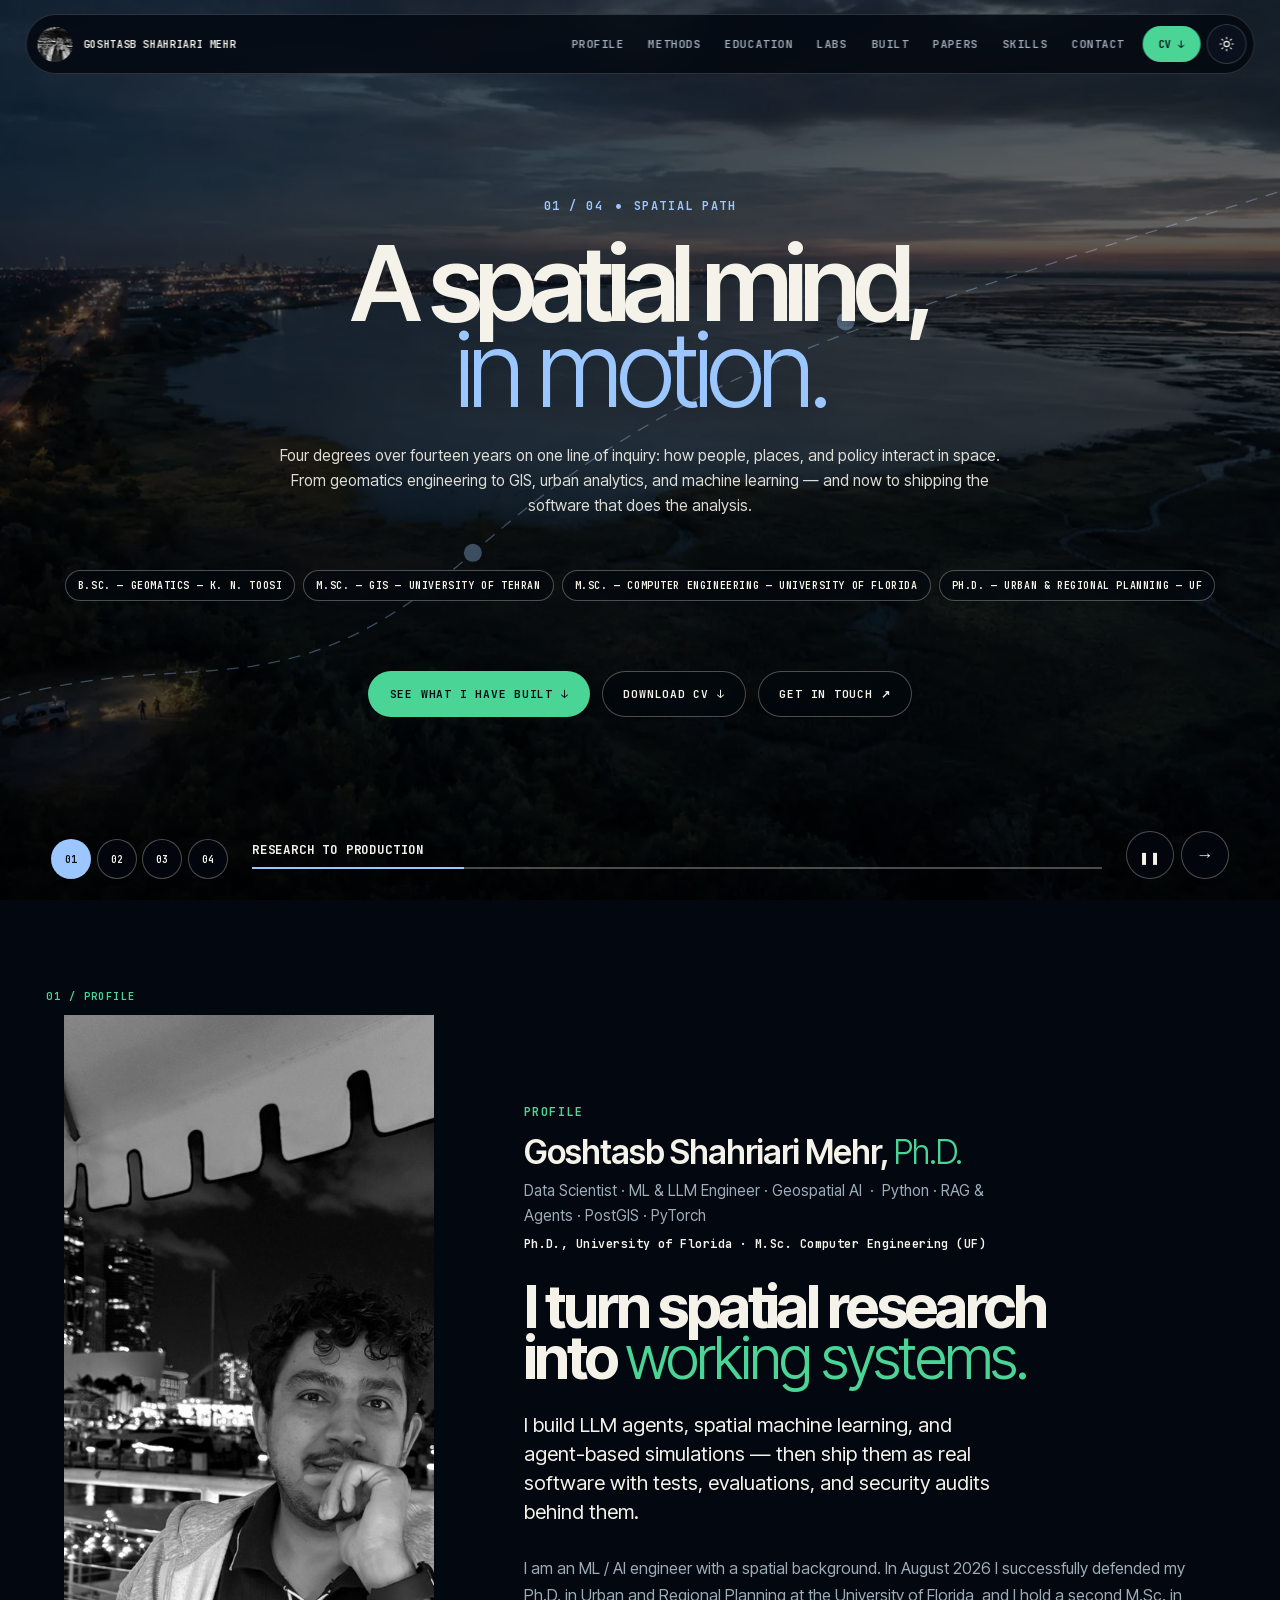
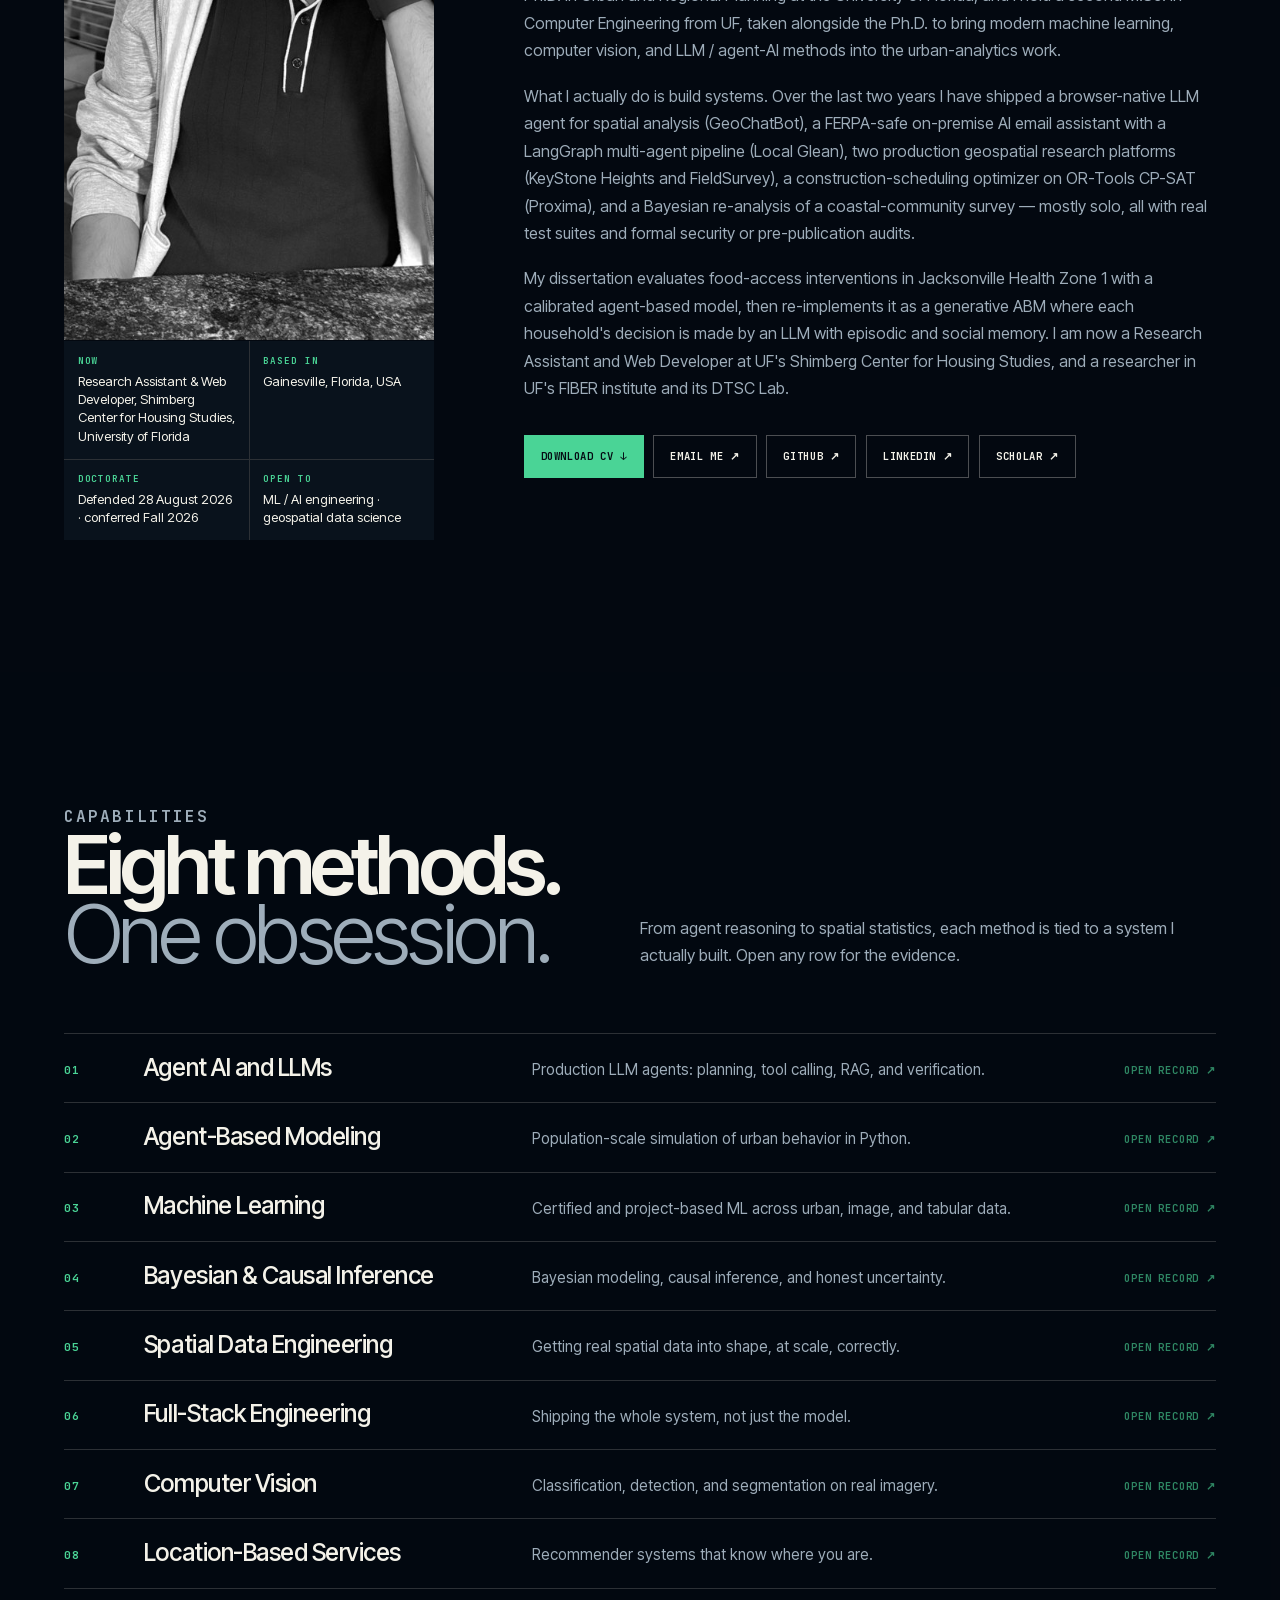
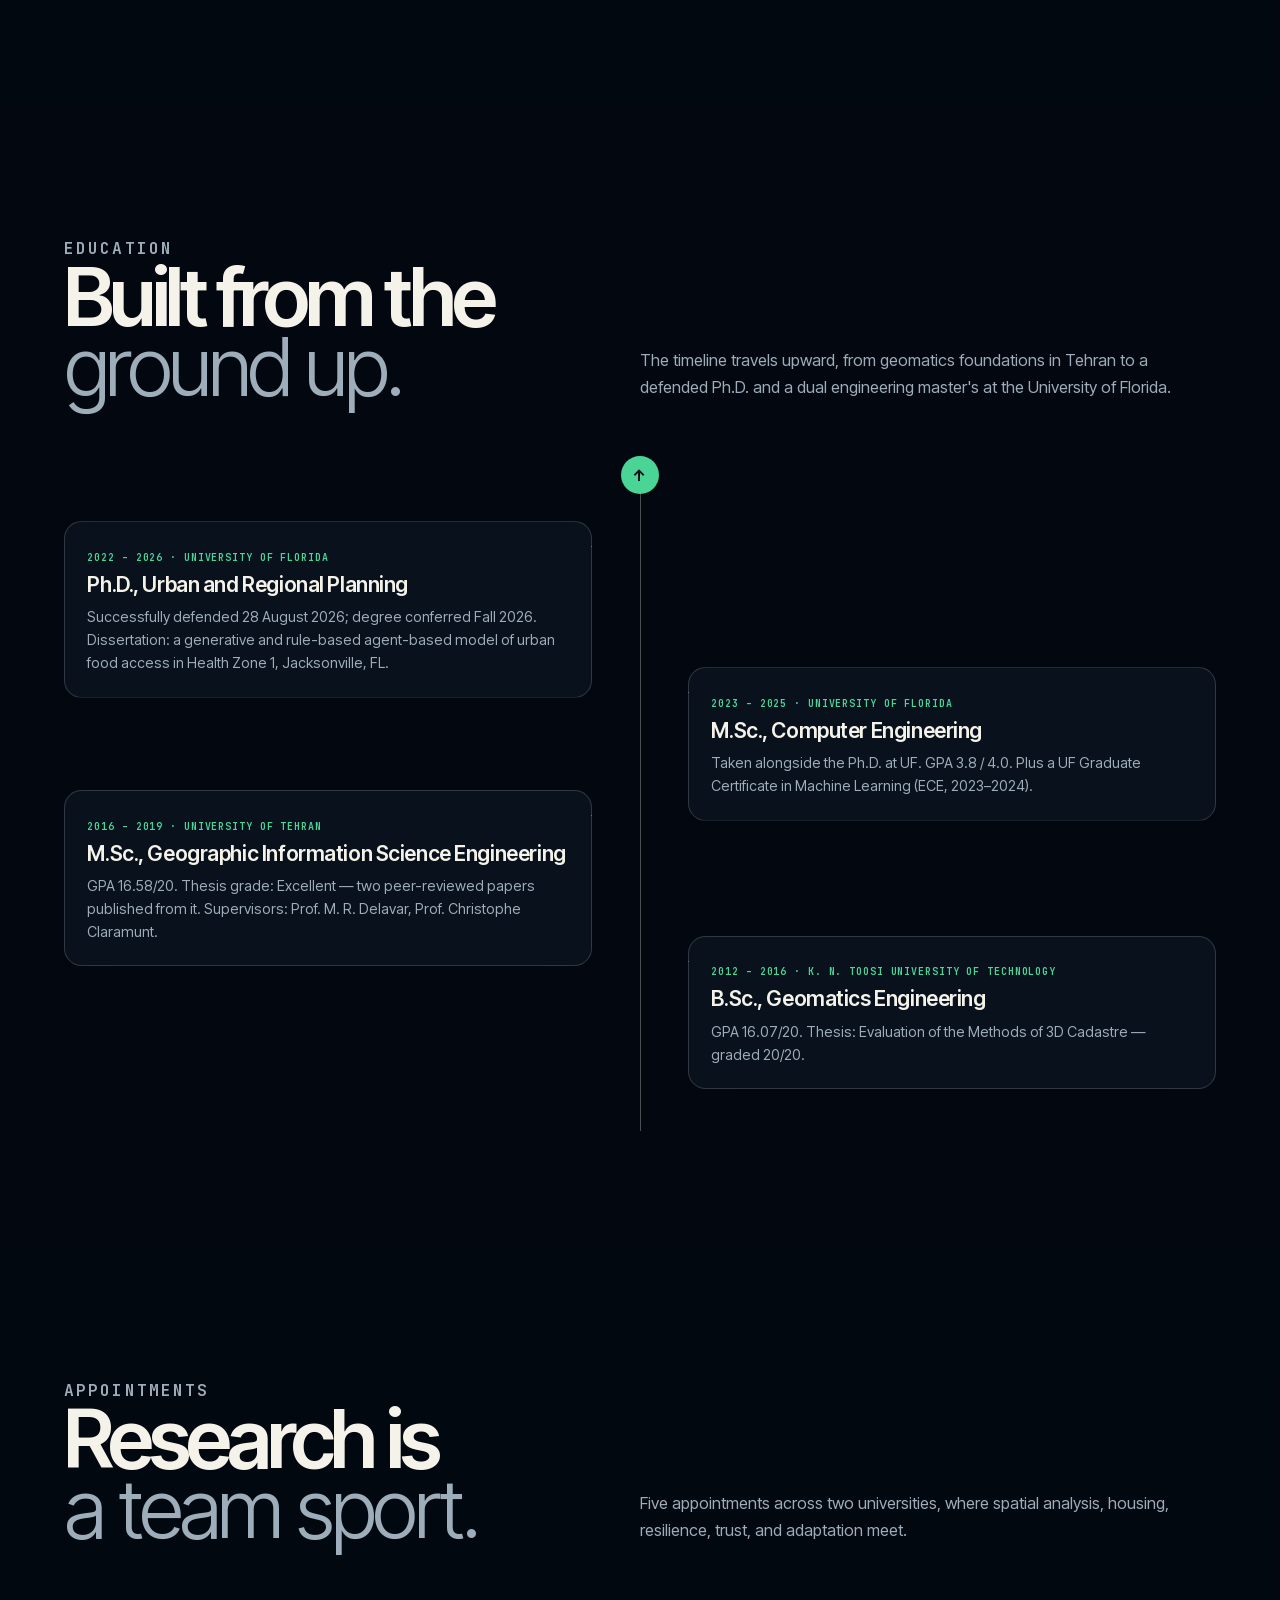
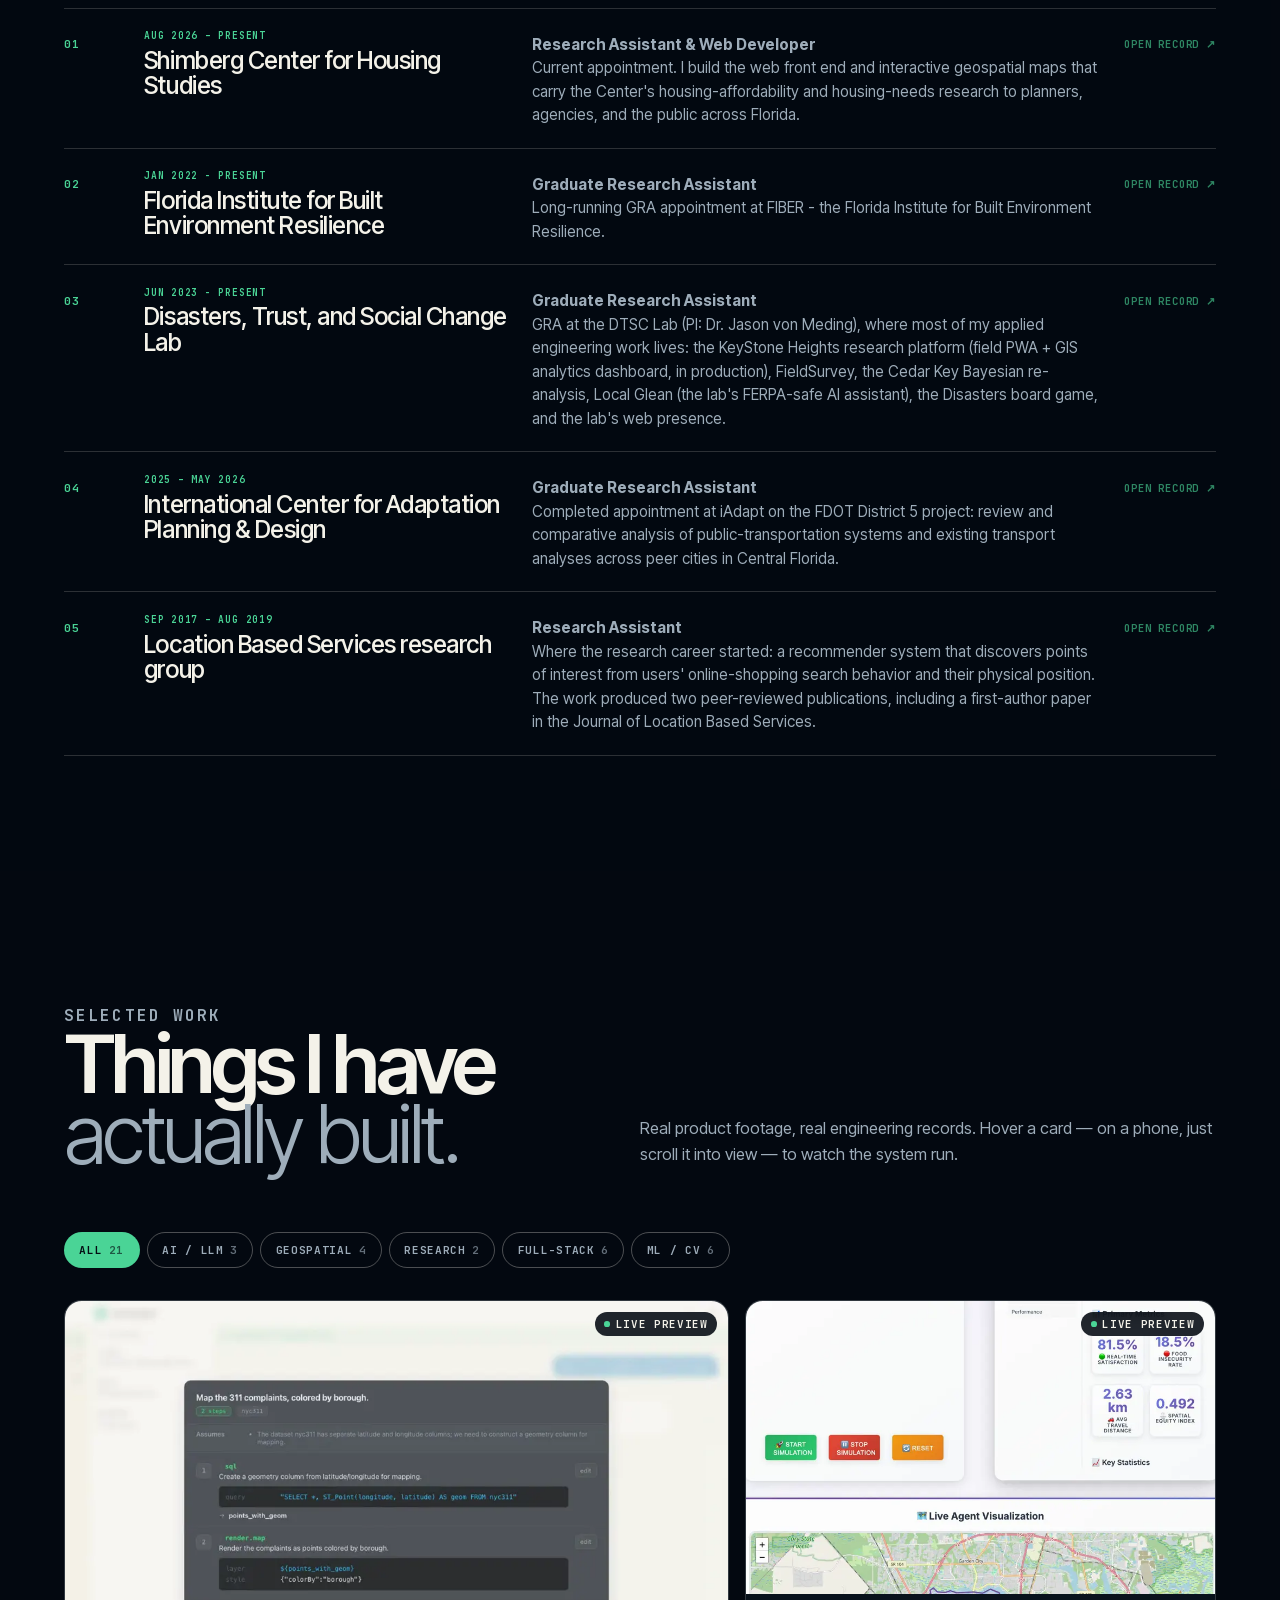
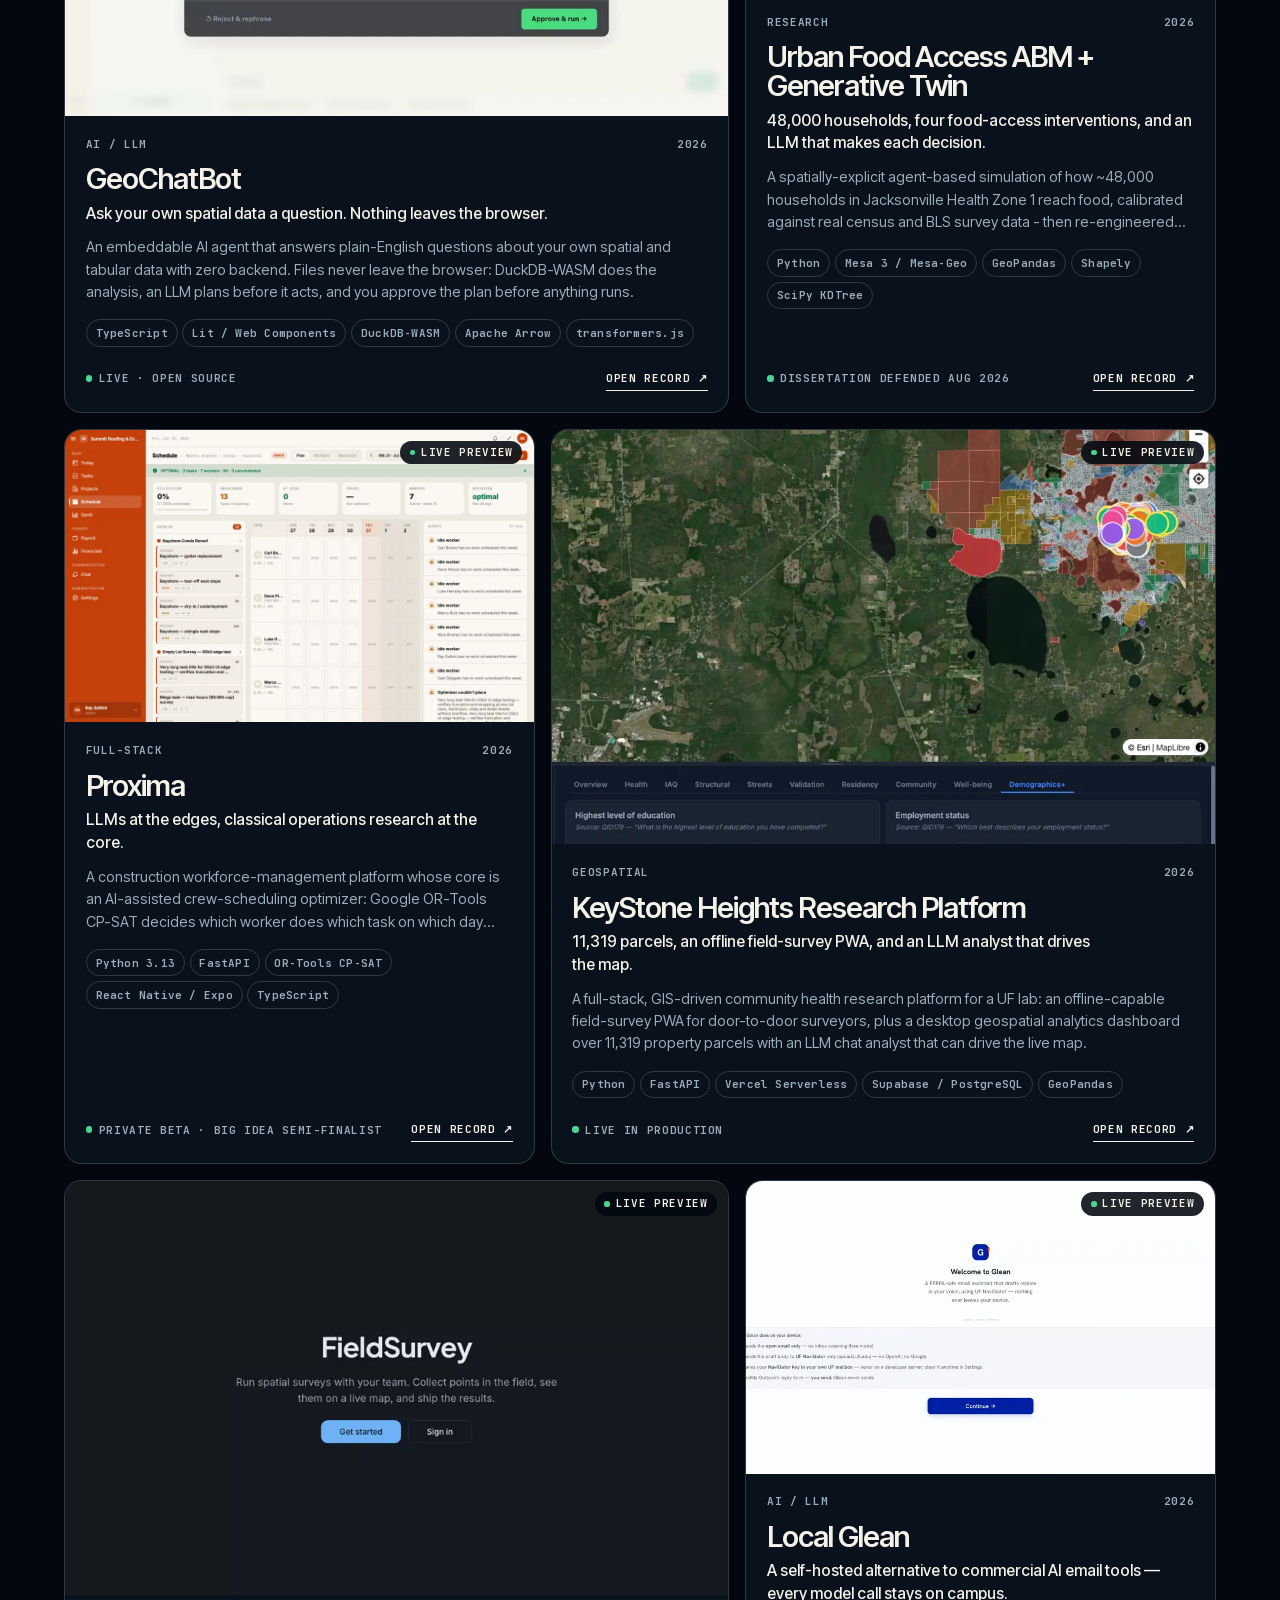
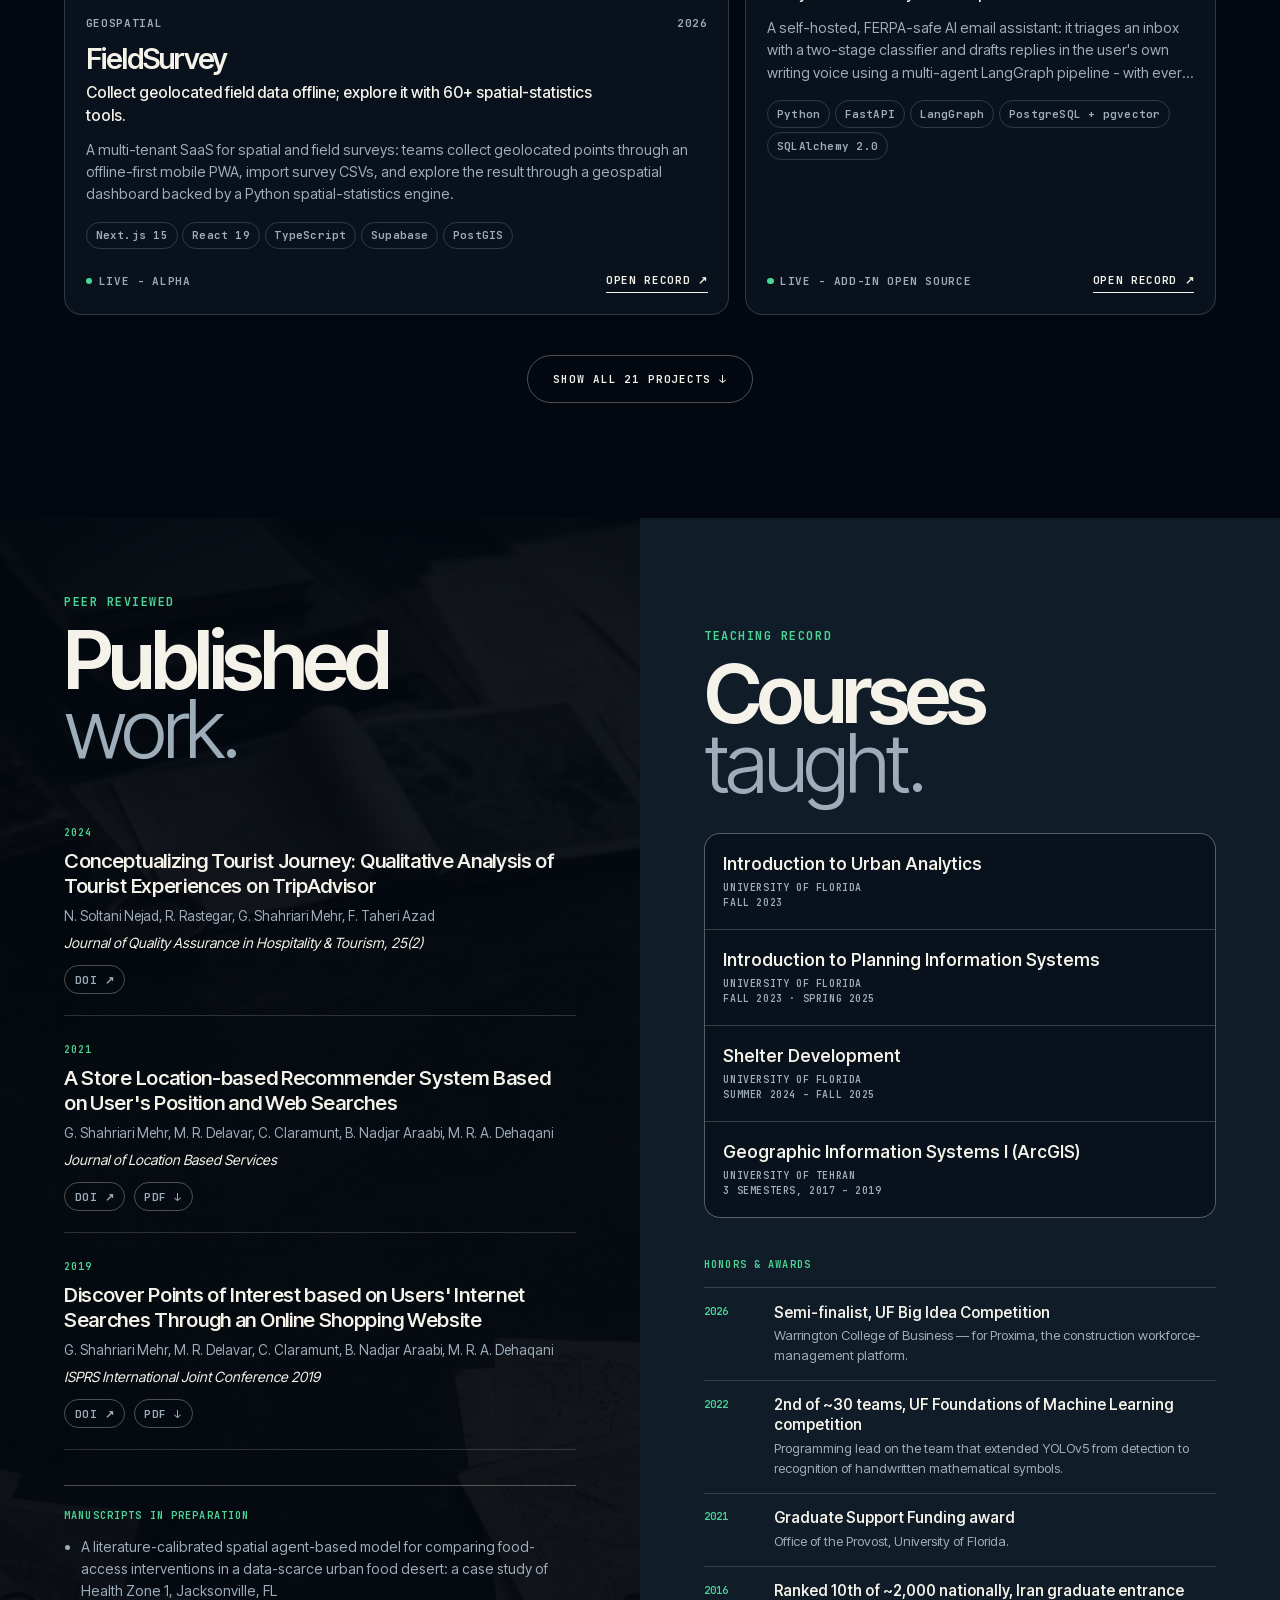
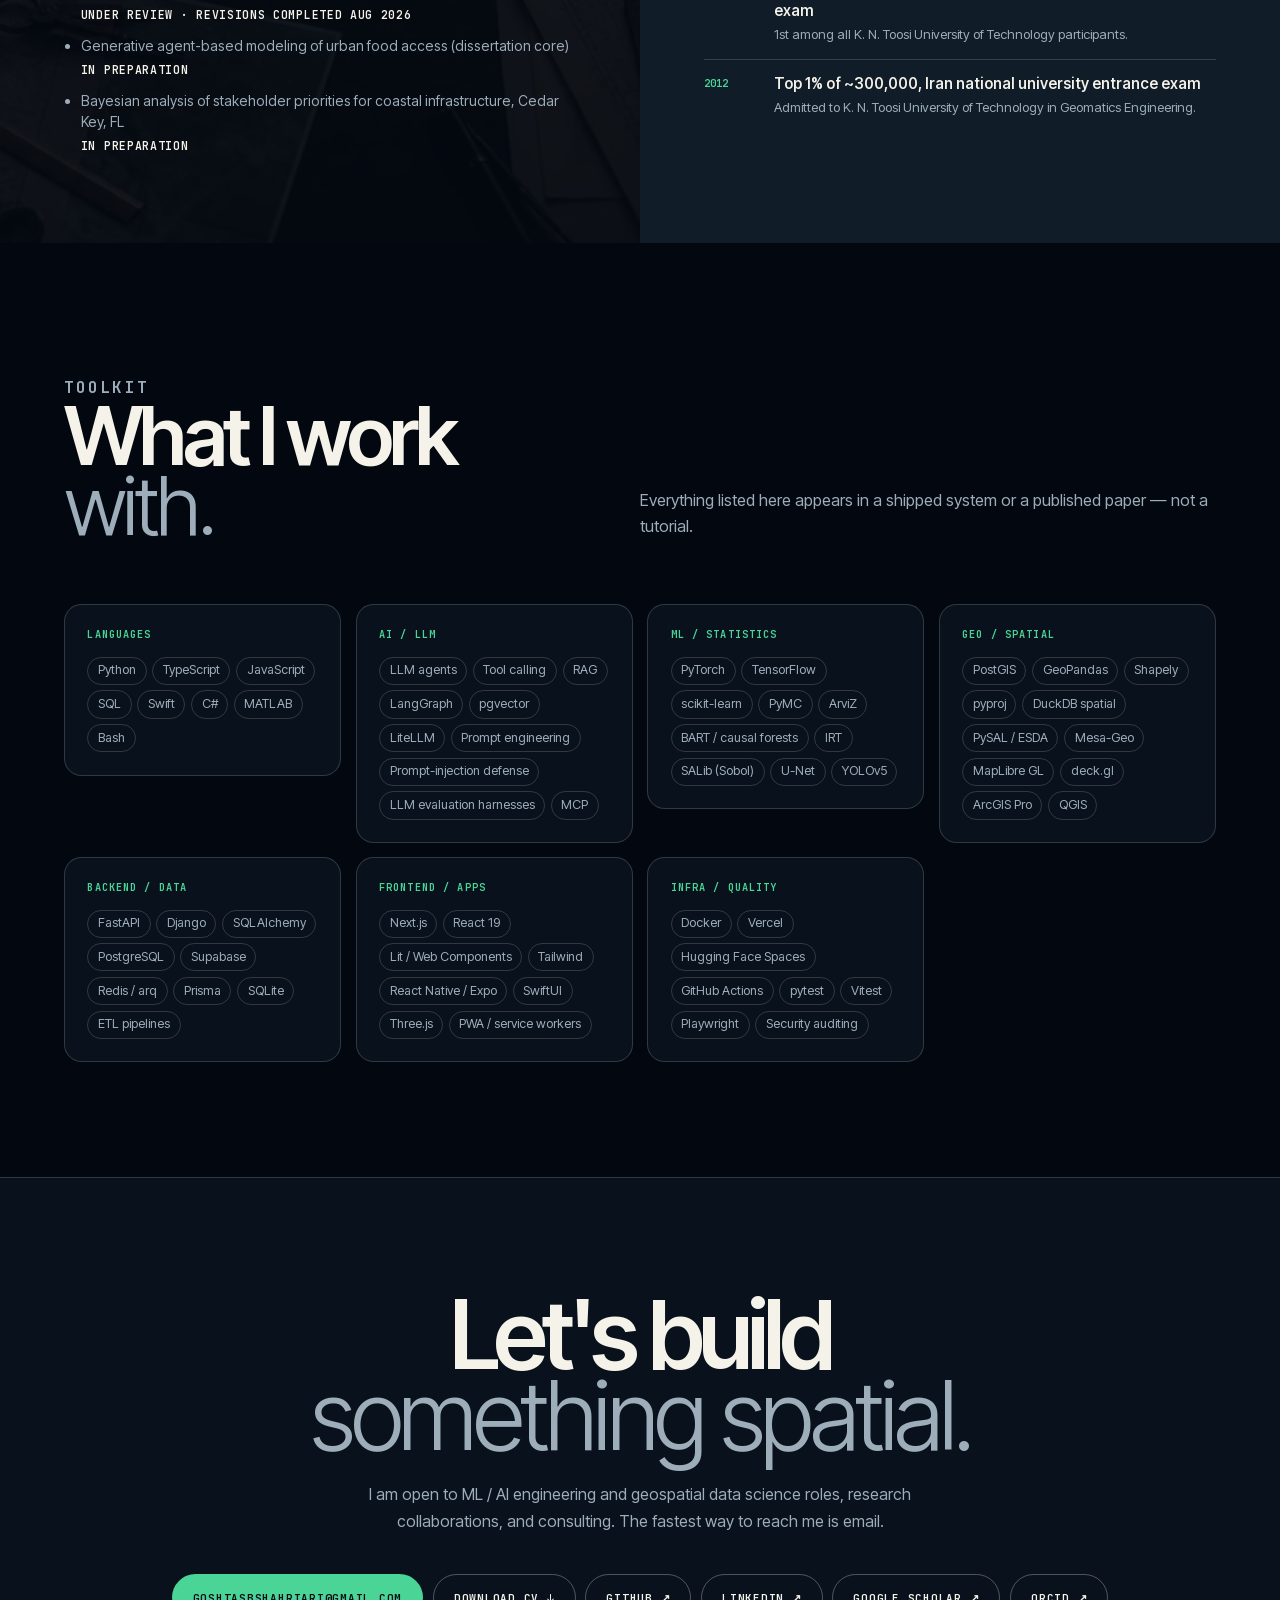
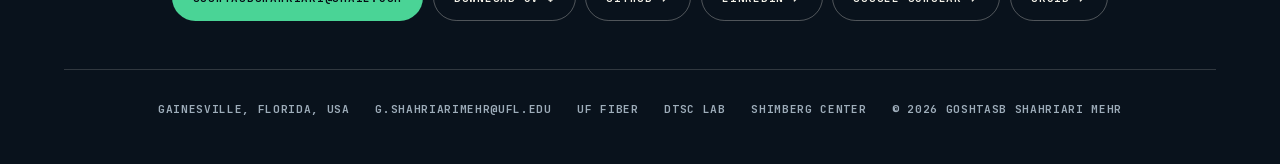
<file: index.html>
<!doctype html>
<html lang="en">
<head>
<meta charset="utf-8">
<meta name="viewport" content="width=device-width,initial-scale=1,viewport-fit=cover">
<title>Goshtasb Shahriari Mehr, Ph.D. — Data Scientist · ML &amp; LLM Engineer · Geospatial AI</title>
<meta name="description" content="Data Scientist · Machine Learning &amp; LLM Engineer · Geospatial AI. Ph.D., University of Florida · M.Sc. Computer Engineering (UF). Python, RAG &amp; agents, PostGIS, PyTorch — agent-based simulation, geospatial analytics, and production LLM systems.">
<meta name="author" content="Goshtasb Shahriari Mehr, Ph.D.">
<meta name="theme-color" content="#0b1017" media="(prefers-color-scheme: dark)">
<meta name="theme-color" content="#f3f1ec" media="(prefers-color-scheme: light)">
<link rel="canonical" href="https://goshtasbsh.github.io/">
<link rel="icon" href="assets/logo.jpg">
<link rel="apple-touch-icon" href="assets/photo.jpeg">

<meta property="og:type" content="profile">
<meta property="og:title" content="Goshtasb Shahriari Mehr, Ph.D. — Data Scientist · ML &amp; LLM Engineer · Geospatial AI">
<meta property="og:description" content="Python, RAG &amp; agents, PostGIS, PyTorch. LLM agents, geospatial data science, and agent-based simulation — shipped as real software.">
<meta property="og:url" content="https://goshtasbsh.github.io/">
<meta property="og:image" content="https://goshtasbsh.github.io/og-image.png">
<meta property="og:image:width" content="1200">
<meta property="og:image:height" content="627">
<meta property="og:image:alt" content="Goshtasb Shahriari Mehr — Data Scientist, ML &amp; LLM Engineer, Geospatial AI. Portfolio and CV.">
<meta name="twitter:card" content="summary_large_image">
<meta name="twitter:image" content="https://goshtasbsh.github.io/og-image.png">

<link rel="preload" href="shared/fonts/inter-tight-latin.woff2" as="font" type="font/woff2" crossorigin>
<link rel="preload" href="shared/img/coastal-fieldwork.webp" as="image">
<link rel="stylesheet" href="shared/site.css">

<script type="application/ld+json">
{
  "@context": "https://schema.org",
  "@type": "Person",
  "name": "Goshtasb Shahriari Mehr",
  "url": "https://goshtasbsh.github.io/",
  "image": "https://goshtasbsh.github.io/assets/photo.jpeg",
  "jobTitle": "Data Scientist · Machine Learning & LLM Engineer · Geospatial AI",
  "honorificSuffix": "Ph.D.",
  "email": "mailto:goshtasbshahriari@gmail.com",
  "address": { "@type": "PostalAddress", "addressLocality": "Gainesville", "addressRegion": "FL", "addressCountry": "USA" },
  "worksFor": { "@type": "Organization", "name": "Shimberg Center for Housing Studies, University of Florida", "url": "https://shimberg.ufl.edu/" },
  "alumniOf": [
    { "@type": "CollegeOrUniversity", "name": "University of Florida" },
    { "@type": "CollegeOrUniversity", "name": "University of Tehran" },
    { "@type": "CollegeOrUniversity", "name": "K. N. Toosi University of Technology" }
  ],
  "knowsAbout": ["Agent-based modeling","Geospatial data science","LLM agents","Retrieval-augmented generation","Spatial statistics","Bayesian inference","Urban resilience","Discrete choice modeling","Optimization"],
  "sameAs": [
    "https://github.com/GoshtasbSh",
    "https://www.linkedin.com/in/goshtasb-shahriari-mehr-1826bb130/",
    "https://scholar.google.com/citations?user=Bruj7TQAAAAJ&hl=en",
    "https://orcid.org/0000-0001-5867-9675"
  ]
}
</script>
</head>

<body data-theme="dark">
<a class="skip" href="#main">Skip to content</a>
<div class="page-progress" data-page-progress></div>

<header class="topbar">
  <a class="brand" href="#top" aria-label="Goshtasb Shahriari Mehr — back to top">
    <img src="assets/photo.jpeg" alt="" width="36" height="36">
    <span>Goshtasb Shahriari Mehr</span>
  </a>
  <nav id="primary-nav" aria-label="Primary">
    <a href="#profile">Profile</a>
    <a href="#methods">Methods</a>
    <a href="#education">Education</a>
    <a href="#labs">Labs</a>
    <a href="#projects">Built</a>
    <a href="#papers">Papers</a>
    <a href="#skills">Skills</a>
    <a href="#contact">Contact</a>
  </nav>
  <a class="cta" href="assets/cv.pdf" download>CV ↓</a>
  <button class="icon-btn menu-btn" data-menu aria-controls="primary-nav" aria-expanded="false" aria-label="Open navigation menu">
    <svg viewBox="0 0 24 24" aria-hidden="true"><path d="M4 7h16M4 12h16M4 17h16"/></svg>
  </button>
  <button class="icon-btn" data-theme-toggle aria-label="Switch colour theme">
    <svg viewBox="0 0 24 24" aria-hidden="true"><circle cx="12" cy="12" r="4"/><path d="M12 2v2m0 16v2M4.9 4.9l1.4 1.4m11.4 11.4 1.4 1.4M2 12h2m16 0h2M4.9 19.1l1.4-1.4M17.7 6.3l1.4-1.4"/></svg>
  </button>
</header>

<aside class="compact-profile" aria-label="Quick profile"></aside>

<main id="main">

  <!-- ================= HERO ================= -->
  <section class="hero" id="top" data-hero>
    <div class="hero-center">
      <p class="hero-kicker eyebrow">
        <span data-reel-count>01 / 04</span><span class="dot" aria-hidden="true"></span><span data-reel-label>Spatial path</span>
      </p>
      <h1><span data-reel-title>A spatial mind,</span><em data-reel-em>in motion.</em></h1>
      <p class="hero-lede" data-reel-body></p>
      <div class="hero-chips" data-reel-chips></div>
      <div class="hero-actions">
        <a class="primary" href="#projects">See what I have built ↓</a>
        <a href="assets/cv.pdf" download>Download CV ↓</a>
        <a href="#contact">Get in touch ↗</a>
      </div>
    </div>
    <div class="reel-switcher">
      <div class="reel-nav" role="group" aria-label="Choose hero story">
        <button type="button" data-reel="0" aria-label="Story 1: spatial path">01</button>
        <button type="button" data-reel="1" aria-label="Story 2: machine learning">02</button>
        <button type="button" data-reel="2" aria-label="Story 3: agent-based modeling">03</button>
        <button type="button" data-reel="3" aria-label="Story 4: LLM agents">04</button>
      </div>
      <p class="reel-status"><strong>Research to production</strong><span class="reel-line" data-reel-bar></span></p>
      <div class="reel-controls">
        <button class="reel-arrow" type="button" data-autoplay aria-pressed="true" aria-label="Pause automatic story rotation"><span data-autoplay-icon>❚❚</span></button>
        <button class="reel-arrow" type="button" data-next aria-label="Next story">→</button>
      </div>
    </div>
  </section>

  <!-- ================= PROFILE ================= -->
  <section class="chapter profile-stage" id="profile">
    <figure class="reveal">
      <img src="assets/photo.jpeg" alt="Portrait of Goshtasb Shahriari Mehr" width="740" height="925">
      <dl class="profile-facts" id="profile-facts"></dl>
    </figure>
    <div class="profile-copy reveal">
      <p class="eyebrow">Profile</p>
      <p class="name-line">Goshtasb Shahriari Mehr, <span>Ph.D.</span></p>
      <p class="headline" id="headline"></p>
      <h2>I turn spatial research into <span>working systems.</span></h2>
      <p class="lead">I build LLM agents, spatial machine learning, and agent-based simulations — then ship them as real software with tests, evaluations, and security audits behind them.</p>
      <div class="bio" id="bio"></div>
      <div class="profile-actions">
        <a class="primary" href="assets/cv.pdf" download>Download CV ↓</a>
        <a href="mailto:goshtasbshahriari@gmail.com">Email me ↗</a>
        <a href="https://github.com/GoshtasbSh" target="_blank" rel="noopener">GitHub ↗</a>
        <a href="https://www.linkedin.com/in/goshtasb-shahriari-mehr-1826bb130/" target="_blank" rel="noopener">LinkedIn ↗</a>
        <a href="https://scholar.google.com/citations?user=Bruj7TQAAAAJ&hl=en" target="_blank" rel="noopener">Scholar ↗</a>
      </div>
    </div>
  </section>

  <!-- ================= METHODS ================= -->
  <section class="chapter image-chapter" id="methods" style="background-image:url('shared/img/geoai-studio.webp')">
    <div class="section-head reveal">
      <div>
        <p class="eyebrow">Capabilities</p>
        <h2 class="section-title">Eight methods.<br><em>One obsession.</em></h2>
      </div>
      <p>From agent reasoning to spatial statistics, each method is tied to a system I actually built. Open any row for the evidence.</p>
    </div>
    <div class="rows" id="method-list"></div>
  </section>

  <!-- ================= EDUCATION ================= -->
  <section class="chapter education" id="education">
    <div class="section-head reveal">
      <div>
        <p class="eyebrow">Education</p>
        <h2 class="section-title">Built from the<br><em>ground up.</em></h2>
      </div>
      <p>The timeline travels upward, from geomatics foundations in Tehran to a defended Ph.D. and a dual engineering master's at the University of Florida.</p>
    </div>
    <div class="timeline" id="timeline"></div>
  </section>

  <!-- ================= LABS ================= -->
  <section class="chapter image-chapter" id="labs" style="background-image:url('shared/img/research-lab.webp')">
    <div class="section-head reveal">
      <div>
        <p class="eyebrow">Appointments</p>
        <h2 class="section-title">Research is<br><em>a team sport.</em></h2>
      </div>
      <p>Five appointments across two universities, where spatial analysis, housing, resilience, trust, and adaptation meet.</p>
    </div>
    <div class="rows" id="lab-list"></div>
  </section>

  <!-- ================= PROJECTS ================= -->
  <section class="chapter" id="projects">
    <div class="section-head reveal">
      <div>
        <p class="eyebrow">Selected work</p>
        <h2 class="section-title">Things I have<br><em>actually built.</em></h2>
      </div>
      <p>Real product footage, real engineering records. Hover a card — on a phone, just scroll it into view — to watch the system run.</p>
    </div>
    <div class="filters" id="project-filters" role="group" aria-label="Filter projects by category"></div>
    <div class="projects" id="projects-grid"></div>
    <div class="more-row" id="projects-more" hidden><button type="button"></button></div>
  </section>

  <!-- ================= PAPERS + TEACHING ================= -->
  <div class="duet" id="papers">
    <section style="background-image:url('shared/img/cartographic-archive.webp')">
      <p class="eyebrow">Peer reviewed</p>
      <h2 class="section-title">Published<br><em>work.</em></h2>
      <div id="paper-list"></div>
      <div class="prep">
        <h4>Manuscripts in preparation</h4>
        <ul id="prep-list"></ul>
      </div>
    </section>
    <section>
      <p class="eyebrow">Teaching record</p>
      <h2 class="section-title">Courses<br><em>taught.</em></h2>
      <div class="teach-list" id="teaching-list"></div>
      <div class="honors">
        <h4>Honors &amp; awards</h4>
        <div id="honor-list"></div>
      </div>
    </section>
  </div>

  <!-- ================= SKILLS ================= -->
  <section class="chapter" id="skills">
    <div class="section-head reveal">
      <div>
        <p class="eyebrow">Toolkit</p>
        <h2 class="section-title">What I work<br><em>with.</em></h2>
      </div>
      <p>Everything listed here appears in a shipped system or a published paper — not a tutorial.</p>
    </div>
    <div class="skills-grid" id="skills-grid"></div>
  </section>

  <!-- ================= CONTACT ================= -->
  <footer class="contact" id="contact">
    <h2>Let's build<br><em>something spatial.</em></h2>
    <p>I am open to ML / AI engineering and geospatial data science roles, research collaborations, and consulting. The fastest way to reach me is email.</p>
    <div class="contact-actions">
      <a class="primary" href="mailto:goshtasbshahriari@gmail.com">goshtasbshahriari@gmail.com</a>
      <a href="assets/cv.pdf" download>Download CV ↓</a>
      <a href="https://github.com/GoshtasbSh" target="_blank" rel="noopener">GitHub ↗</a>
      <a href="https://www.linkedin.com/in/goshtasb-shahriari-mehr-1826bb130/" target="_blank" rel="noopener">LinkedIn ↗</a>
      <a href="https://scholar.google.com/citations?user=Bruj7TQAAAAJ&hl=en" target="_blank" rel="noopener">Google Scholar ↗</a>
      <a href="https://orcid.org/0000-0001-5867-9675" target="_blank" rel="noopener">ORCID ↗</a>
    </div>
    <div class="footmeta">
      <span>Gainesville, Florida, USA</span>
      <a href="mailto:g.shahriarimehr@ufl.edu">g.shahriarimehr@ufl.edu</a>
      <a href="https://dcp.ufl.edu/fiber/" target="_blank" rel="noopener">UF FIBER</a>
      <a href="https://dcp.ufl.edu/fiber/disasters-trust-and-social-change-lab/" target="_blank" rel="noopener">DTSC Lab</a>
      <a href="https://shimberg.ufl.edu/" target="_blank" rel="noopener">Shimberg Center</a>
      <span>© <span data-year>2026</span> Goshtasb Shahriari Mehr</span>
    </div>
  </footer>

</main>

<dialog class="record-dialog" id="record-dialog" aria-label="Record">
  <div class="dialog-inner">
    <button class="dialog-close" type="button" data-close aria-label="Close record">×</button>
    <div data-dialog-body></div>
  </div>
</dialog>

<script src="shared/data.js"></script>
<script src="shared/site.js"></script>
</body>
</html>
</file>
<file: shared/site.css>
/* ==========================================================================
   Goshtasb Shahriari Mehr — portfolio
   Design language: "Spatial Cinema"
   ========================================================================== */

@font-face{font-family:InterTight;src:url('fonts/inter-tight-latin.woff2') format('woff2');font-display:swap;font-weight:300 700}
@font-face{font-family:JetMono;src:url('fonts/jetbrains-mono-latin.woff2') format('woff2');font-display:swap}

/* ---------- tokens ---------- */
:root{
  --paper:oklch(13% .022 252);
  --surface:oklch(18% .025 250);
  --surface-2:oklch(22% .028 250);
  --ink:oklch(96% .012 95);
  --muted:oklch(74% .025 245);
  --line:oklch(92% .01 90/.18);
  --line-strong:oklch(92% .01 90/.32);
  --accent:oklch(78% .15 160);
  --accent-ink:oklch(15% .02 250);
  --focus:oklch(80% .17 80);
  --reel-accent:var(--accent);
  --veil:oklch(8% .02 250/.62);
  --shadow:0 1.5rem 4rem oklch(4% .02 250/.45);
  --mono:JetMono,ui-monospace,SFMono-Regular,Menlo,monospace;
  --sans:InterTight,-apple-system,BlinkMacSystemFont,"Segoe UI",Helvetica,Arial,sans-serif;
  --gutter:max(5vw,calc((100vw - 86rem)/2));
}
body[data-theme=light]{
  --paper:oklch(96.5% .01 92);
  --surface:oklch(100% .004 90);
  --surface-2:oklch(92% .015 92);
  --ink:oklch(18% .025 250);
  --muted:oklch(42% .03 250);
  --line:oklch(22% .02 250/.16);
  --line-strong:oklch(22% .02 250/.3);
  --accent:oklch(48% .14 162);
  --accent-ink:oklch(99% .005 90);
  --veil:oklch(97% .015 95/.72);
  --shadow:0 1.5rem 4rem oklch(40% .03 250/.14);
}

/* ---------- reset ---------- */
*{box-sizing:border-box}
html{scroll-behavior:smooth;-webkit-text-size-adjust:100%;scroll-padding-top:6rem}
[id]{scroll-margin-top:6rem}
body{margin:0;font-family:var(--sans);background:var(--paper);color:var(--ink);overflow-x:hidden;
  -webkit-font-smoothing:antialiased;text-rendering:optimizeLegibility}
body[data-theme=dark]{color-scheme:dark}
body[data-theme=light]{color-scheme:light}
a{color:inherit;text-decoration:none}
button{font:inherit;color:inherit;background:none;border:0}
img,video,svg{display:block;max-width:100%}
button,a{touch-action:manipulation}
:focus-visible{outline:3px solid var(--focus);outline-offset:3px;border-radius:2px}
::selection{background:var(--accent);color:var(--accent-ink)}

.skip{position:fixed;left:1rem;top:-6rem;z-index:9999;background:var(--accent);color:var(--accent-ink);
  padding:.8rem 1.1rem;font:650 .75rem var(--mono);transition:top .2s}
.skip:focus{top:1rem}
.sr-only{position:absolute;width:1px;height:1px;padding:0;margin:-1px;overflow:hidden;clip:rect(0 0 0 0);white-space:nowrap;border:0}

/* ---------- shared type ---------- */
.eyebrow{font:650 .74rem/1.3 var(--mono);letter-spacing:.13em;text-transform:uppercase;color:var(--accent)}
.section-title{margin:0;font-size:clamp(2.6rem,6.4vw,6.6rem);font-weight:600;letter-spacing:-.055em;line-height:.85}
.section-title em{font-weight:330;font-style:normal;color:var(--muted)}
.section-head{display:flex;align-items:flex-end;justify-content:space-between;gap:2.5rem;margin-bottom:clamp(2.5rem,5vw,4.5rem);flex-wrap:wrap}
.section-head>div{min-width:0}
.section-head p{max-width:36rem;margin:1rem 0 0;line-height:1.65;color:var(--muted);font-size:1.02rem}
.chapter{padding:clamp(4.5rem,9vw,9rem) var(--gutter);position:relative}

/* ---------- progress + topbar ---------- */
.page-progress{position:fixed;z-index:80;left:0;top:0;width:var(--page-progress,0);height:3px;background:var(--accent);transition:width .1s linear}
.topbar{position:fixed;z-index:70;top:.9rem;left:50%;transform:translateX(-50%);width:min(96%,78rem);
  display:flex;align-items:center;gap:.4rem;padding:.4rem;background:color-mix(in oklch,var(--paper) 84%,transparent);
  border:1px solid var(--line);border-radius:2rem;backdrop-filter:blur(20px);-webkit-backdrop-filter:blur(20px)}
.brand{display:flex;align-items:center;gap:.65rem;padding:.3rem .9rem .3rem .3rem;margin-right:auto;min-width:0}
.brand img{width:2.2rem;height:2.2rem;border-radius:50%;object-fit:cover;flex:none}
.brand span{font:650 .66rem var(--mono);text-transform:uppercase;letter-spacing:.06em;white-space:nowrap}
.topbar nav{display:flex;gap:.1rem}
.topbar nav a{padding:.7rem .7rem;border-radius:1.5rem;font:650 .7rem var(--mono);text-transform:uppercase;
  letter-spacing:.05em;color:var(--muted);transition:background .2s,color .2s;white-space:nowrap}
.topbar nav a:hover,.topbar nav a.is-active{background:var(--surface);color:var(--ink)}
.icon-btn{border:1px solid var(--line);background:var(--surface);width:2.5rem;height:2.5rem;border-radius:50%;
  display:grid;place-items:center;cursor:pointer;flex:none;transition:border-color .2s}
.icon-btn:hover{border-color:var(--accent)}
.icon-btn svg{width:1rem;height:1rem;fill:none;stroke:currentColor;stroke-width:1.7;stroke-linecap:round}
.menu-btn{display:none}
.topbar .cta{display:inline-flex;align-items:center;padding:.72rem 1rem;border-radius:1.5rem;background:var(--accent);
  color:var(--accent-ink);font:650 .64rem var(--mono);text-transform:uppercase;letter-spacing:.06em;white-space:nowrap}

/* ---------- hero ---------- */
.hero{--reel-ink:var(--reel-accent);height:100vh;height:100svh;position:relative;display:grid;grid-template-rows:1fr auto;
  isolation:isolate;background:var(--paper);overflow:hidden;
  padding:calc(4.6rem + env(safe-area-inset-top)) 0 calc(1.3rem + env(safe-area-inset-bottom))}
.hero::before{content:"";position:absolute;inset:0;background-image:var(--hero-image);background-size:cover;
  background-position:center;filter:saturate(.72);z-index:-2;transition:opacity .6s;animation:heroDrift 26s ease-in-out infinite alternate}
.hero::after{content:"";position:absolute;inset:0;background:var(--veil);z-index:-1}
@keyframes heroDrift{from{transform:scale(1.02)}to{transform:scale(1.1)}}
.hero-center{align-self:center;justify-self:center;text-align:center;width:min(92%,72rem);
  padding:0;position:relative;z-index:2;display:flex;flex-direction:column;justify-content:center}
.hero-kicker{display:flex;justify-content:center;align-items:center;gap:.8rem;margin-bottom:1.6rem;
  flex-wrap:wrap;color:var(--reel-ink);min-height:1.3em}
.hero-kicker .dot{width:.3rem;height:.3rem;border-radius:50%;background:currentColor}
.hero h1{margin:0 auto;font-size:clamp(2.7rem,8.2vw,8.4rem);letter-spacing:-.07em;line-height:.82;
  font-weight:580;max-width:14ch;min-height:1.64em;display:flex;flex-direction:column;justify-content:center}
.hero h1 em{display:block;color:var(--reel-ink);font-style:normal;font-weight:320}
.hero-lede{max-width:46rem;margin:1.9rem auto 0;font-size:clamp(.98rem,1.2vw,1.18rem);line-height:1.6;
  color:color-mix(in oklch,var(--ink) 90%,transparent);
  min-height:calc(4 * 1.6em);display:-webkit-box;-webkit-line-clamp:4;-webkit-box-orient:vertical;overflow:hidden}
.hero-chips{display:flex;justify-content:center;align-items:flex-start;flex-wrap:wrap;gap:.5rem;margin-top:1.7rem;min-height:4.4rem}
.hero-chips span{border:1px solid var(--line-strong);background:color-mix(in oklch,var(--paper) 55%,transparent);
  padding:.5rem .75rem;font:650 .62rem var(--mono);text-transform:uppercase;letter-spacing:.06em;border-radius:1.4rem;
  backdrop-filter:blur(6px)}
.hero-actions{display:flex;justify-content:center;flex-wrap:wrap;gap:.7rem;margin-top:1.9rem}
.hero-actions a{padding:.95rem 1.3rem;border:1px solid var(--line-strong);font:650 .7rem var(--mono);
  text-transform:uppercase;letter-spacing:.07em;border-radius:2rem;backdrop-filter:blur(8px);
  background:color-mix(in oklch,var(--paper) 55%,transparent);transition:transform .2s,background .2s}
.hero-actions a:hover{transform:translateY(-2px)}
.hero-actions a.primary{background:var(--accent);color:var(--accent-ink);border-color:transparent}

.hero-viz{position:absolute;inset:0;width:100%;height:100%;pointer-events:none;z-index:0;color:var(--reel-accent);opacity:.3}
body[data-theme=dark] .hero-viz{mix-blend-mode:screen;opacity:.34}
.hero-viz path{fill:none;stroke:currentColor;stroke-width:1.25;vector-effect:non-scaling-stroke}
.hero-viz .draw{stroke-dasharray:12 9;animation:dash 14s linear infinite}
.hero-viz circle{fill:currentColor}
.hero-viz .tiles path{fill:color-mix(in oklch,currentColor 8%,transparent);stroke-dasharray:5 8}
.hero-viz .agents circle{animation:agentPulse 2.6s ease-in-out infinite;transform-box:fill-box;transform-origin:center}
.hero-viz .agents circle:nth-child(2n){animation-delay:-1.3s}
@keyframes dash{to{stroke-dashoffset:-210}}
@keyframes agentPulse{50%{transform:scale(1.7);opacity:.4}}

.reel-switcher{position:relative;justify-self:center;width:min(92%,75rem);z-index:3;
  display:grid;grid-template-columns:auto 1fr auto;align-items:end;gap:1.5rem}
.reel-nav{display:flex;gap:.35rem}
.reel-nav button,.reel-arrow{background:color-mix(in oklch,var(--paper) 74%,transparent);border:1px solid var(--line-strong);
  cursor:pointer;backdrop-filter:blur(10px);transition:background .25s,color .25s}
.reel-nav button{width:2.5rem;height:2.5rem;border-radius:50%;font:650 .62rem var(--mono)}
.reel-nav button[aria-current=true]{background:var(--reel-accent);color:var(--accent-ink);border-color:transparent}
.reel-status{font:650 .64rem var(--mono);text-transform:uppercase;letter-spacing:.08em;min-width:0}
.reel-status strong{display:block;font-size:.78rem;margin-bottom:.55rem;white-space:nowrap;overflow:hidden;text-overflow:ellipsis}
.reel-line{display:block;height:2px;background:var(--line-strong);position:relative;overflow:hidden}
.reel-line::after{content:"";position:absolute;inset:0 auto 0 0;width:var(--progress,25%);background:var(--reel-accent);transition:width .45s}
.reel-arrow{width:3rem;height:3rem;border-radius:50%;font-size:1.1rem}
.reel-controls{display:flex;gap:.45rem}
.reel-arrow[data-autoplay] span{font-size:.72rem;letter-spacing:.05em;line-height:1}
.reel-arrow[data-autoplay][aria-pressed=false]{color:var(--reel-accent)}

/* ---------- compact rail ---------- */
.compact-profile{position:fixed;z-index:50;left:0;top:50%;width:clamp(16rem,20vw,19.5rem);
  transform:translateY(-44%) translateX(-1.5rem);opacity:0;pointer-events:none;transition:opacity .3s,transform .3s;
  padding:1.3rem 1.3rem 1.3rem 2rem;border-radius:0 1.4rem 1.4rem 0;
  background:color-mix(in oklch,var(--paper) 94%,transparent);border:1px solid var(--line);border-left:0;
  box-shadow:var(--shadow);backdrop-filter:blur(18px)}
.compact-profile.is-visible{opacity:1;pointer-events:auto;transform:translateY(-50%) translateX(0)}
.compact-profile img{width:5.4rem;height:5.4rem;border-radius:50%;object-fit:cover;margin-bottom:.9rem;border:1px solid var(--line)}
.compact-profile strong{display:block;font-size:1.2rem;line-height:1.05;letter-spacing:-.025em}
.compact-profile p{font:650 .64rem/1.5 var(--mono);color:var(--ink);margin:.5rem 0 .45rem;text-transform:none}
.compact-profile small{display:block;color:var(--muted);font-size:.72rem;line-height:1.55}
.compact-actions{display:flex;gap:.75rem;flex-wrap:wrap;margin-top:.9rem}
.compact-actions a{border-bottom:1px solid currentColor;padding:.3rem 0;font:650 .62rem var(--mono);text-transform:uppercase}
.compact-actions a:hover{color:var(--accent)}

/* ---------- profile chapter ---------- */
.profile-stage{min-height:88svh;display:grid;grid-template-columns:minmax(220px,370px) 1fr;
  gap:clamp(2rem,7vw,7rem);align-items:center}
.profile-stage figure{margin:0;position:relative}
.profile-stage figure::before{content:"01 / PROFILE";position:absolute;left:-1.1rem;top:-1.6rem;
  font:650 .64rem var(--mono);letter-spacing:.14em;color:var(--accent)}
.profile-stage img{width:100%;aspect-ratio:4/5;object-fit:cover;filter:saturate(.82)}
.profile-facts{display:grid;grid-template-columns:1fr 1fr;gap:1px;background:var(--line);margin-top:1px}
.profile-facts div{background:var(--surface);padding:.85rem}
.profile-facts dt{font:650 .58rem var(--mono);text-transform:uppercase;letter-spacing:.1em;color:var(--accent);margin:0}
.profile-facts dd{margin:.3rem 0 0;font-size:.82rem;line-height:1.4}
.name-line{font-size:clamp(1.6rem,2.6vw,2.4rem);font-weight:600;letter-spacing:-.03em;margin:.9rem 0 .5rem;line-height:1.05}
.name-line span{color:var(--accent);font-weight:340}
.headline{margin:0 0 1.6rem;max-width:52ch;color:var(--muted);font-size:.95rem;line-height:1.65}
.headline .sep{color:var(--accent);margin:0 .5rem}
.headline em{font-style:normal;color:var(--ink);font:650 .72rem/1.7 var(--mono);letter-spacing:.04em;
  display:inline-block;margin-top:.35rem}
.profile-copy h2{font-size:clamp(2.3rem,4.6vw,4.6rem);line-height:.88;letter-spacing:-.05em;margin:1.4rem 0 1.6rem;max-width:15ch}
.profile-copy h2 span{color:var(--accent);font-weight:340}
.profile-copy .lead{font-size:clamp(1.1rem,1.6vw,1.42rem);max-width:40ch;line-height:1.42;margin:0 0 1.8rem}
.profile-copy .bio p{max-width:46rem;color:var(--muted);line-height:1.72;margin:0 0 1.1rem}
.profile-actions{display:flex;gap:.6rem;flex-wrap:wrap;margin-top:2rem}
.profile-actions a{border:1px solid var(--line-strong);padding:.85rem 1rem;font:650 .66rem var(--mono);
  text-transform:uppercase;letter-spacing:.06em;transition:background .2s,color .2s,transform .2s}
.profile-actions a:hover{transform:translateY(-2px);border-color:var(--accent)}
.profile-actions a.primary{background:var(--accent);color:var(--accent-ink);border-color:transparent}

/* ---------- full-bleed image chapters ---------- */
.image-chapter{min-height:100svh;display:grid;align-content:center;background-size:cover;background-position:center;
  background-attachment:fixed;isolation:isolate}
.image-chapter::before{content:"";position:absolute;inset:0;background:color-mix(in oklch,var(--paper) 90%,transparent);z-index:-1}

/* ---------- numbered rows ---------- */
.rows{border-top:1px solid var(--line)}
.row{display:grid;grid-template-columns:3.6rem minmax(12rem,.9fr) 1.4fr auto;gap:1.4rem;padding:1.3rem 0;
  border-bottom:1px solid var(--line);align-items:start;width:100%;text-align:left;transition:background .25s,padding .25s}
button.row{cursor:pointer}
button.row:hover,button.row:focus-visible{background:color-mix(in oklch,var(--accent) 9%,transparent);
  padding-left:.8rem;padding-right:.8rem}
.row .num{font:650 .7rem var(--mono);color:var(--accent);letter-spacing:.1em;padding-top:.5rem}
.row h3{margin:0;font-size:clamp(1.15rem,1.9vw,1.85rem);line-height:1.05;letter-spacing:-.02em;font-weight:520}
.row p{margin:.2rem 0 0;color:var(--muted);line-height:1.55;font-size:.95rem}
.row .open{font:650 .66rem var(--mono);text-transform:uppercase;letter-spacing:.08em;color:var(--accent);
  padding-top:.5rem;opacity:.62;transition:opacity .2s;white-space:nowrap}
button.row:hover .open,button.row:focus-visible .open{opacity:1}
.row .sub{display:block;font:650 .6rem var(--mono);text-transform:uppercase;letter-spacing:.08em;color:var(--accent);margin-bottom:.35rem}
.row .ext{display:inline-block;margin-top:.5rem;font:650 .6rem var(--mono);text-transform:uppercase;
  letter-spacing:.07em;border-bottom:1px solid currentColor;color:var(--muted)}
.row .ext:hover{color:var(--accent)}

/* ---------- education timeline ---------- */
.education{overflow:hidden}
.timeline{position:relative;margin-top:4rem;padding:3.5rem 0 1rem}
.timeline::before{content:"";position:absolute;left:50%;top:0;bottom:0;width:1px;background:var(--line-strong);
  transform:scaleY(0);transform-origin:bottom;transition:transform 1.4s cubic-bezier(.22,.8,.22,1)}
.timeline.is-active::before{transform:scaleY(1)}
.timeline-cap{position:absolute;left:calc(50% - 1.2rem);top:-.6rem;width:2.4rem;height:2.4rem;border-radius:50%;
  display:grid;place-items:center;background:var(--accent);color:var(--accent-ink);z-index:2;font-size:1rem;font-weight:700}
.degree{width:calc(50% - 3rem);margin:0 0 1.6rem;padding:1.4rem;border:1px solid var(--line);border-radius:1.1rem;
  position:relative;background:var(--surface);box-shadow:var(--shadow);
  visibility:hidden;clip-path:inset(0 0 100% 0);transform:translateY(2rem) scale(.97);
  transition:clip-path .55s,transform .55s}
.degree.is-shown{visibility:visible;clip-path:inset(0);transform:none}
.degree:nth-child(odd){margin-left:calc(50% + 3rem)}
.degree+.degree{margin-top:-3.5rem}
.degree::before{content:"";position:absolute;top:1.5rem;width:2.9rem;border-top:1px solid var(--line-strong)}
.degree:nth-child(odd)::before{right:100%}
.degree:nth-child(even)::before{left:100%}
.degree span{font:650 .62rem var(--mono);color:var(--accent);text-transform:uppercase;letter-spacing:.09em}
.degree b{font-size:1.32rem;display:block;margin:.5rem 0 .55rem;line-height:1.12;letter-spacing:-.02em;font-weight:600}
.degree p{color:var(--muted);line-height:1.6;margin:0;font-size:.9rem}

/* ---------- projects ---------- */
.filters{display:flex;flex-wrap:wrap;gap:.45rem;margin-bottom:2rem}
.filters button{border:1px solid var(--line-strong);padding:.62rem .9rem;font:650 .7rem var(--mono);
  text-transform:uppercase;letter-spacing:.06em;cursor:pointer;border-radius:1.6rem;color:var(--muted);
  transition:background .2s,color .2s,border-color .2s}
.filters button:hover{color:var(--ink);border-color:var(--accent)}
.filters button[aria-pressed=true]{background:var(--accent);color:var(--accent-ink);border-color:transparent}
.filters .count{opacity:.62;margin-left:.4rem}

.projects{display:grid;grid-template-columns:repeat(12,1fr);gap:1rem}
.project-card{grid-column:span 6;border:1px solid var(--line);border-radius:1.1rem;background:var(--surface);
  min-width:0;overflow:hidden;display:flex;flex-direction:column;transition:border-color .3s,transform .3s}
.project-card:hover{border-color:var(--line-strong);transform:translateY(-3px)}
.project-card.wide{grid-column:span 7}
.project-card.narrow{grid-column:span 5}
.project-card.compact{grid-column:span 4}
.project-media{aspect-ratio:16/10;position:relative;overflow:hidden;background:var(--surface-2);isolation:isolate}
.project-media img,.project-media video{width:100%;height:100%;object-fit:cover;transition:transform .6s ease,opacity .35s}
.project-media video{position:absolute;inset:0;opacity:0}
.project-card:hover .project-media video,.project-card:focus-within .project-media video{opacity:1}
.project-card:hover .project-media img,.project-card:focus-within .project-media img{opacity:0}
.project-card:hover .project-media :is(img,video),.project-card:focus-within .project-media :is(img,video){transform:scale(1.03)}
.live-cue{position:absolute;right:.7rem;top:.7rem;z-index:2;background:color-mix(in oklch,var(--paper) 88%,transparent);
  color:var(--ink);padding:.4rem .6rem;font:650 .68rem/1 var(--mono);letter-spacing:.06em;text-transform:uppercase;
  border-radius:1rem;backdrop-filter:blur(6px);display:flex;align-items:center;gap:.35rem}
.live-cue::before{content:"";width:.36rem;height:.36rem;background:var(--accent);border-radius:50%;flex:none;
  animation:pulse 2s ease-in-out infinite}
@keyframes pulse{50%{opacity:.35}}
.project-copy{padding:1.3rem;display:flex;flex-direction:column;flex:1}
.project-meta,.project-foot{display:flex;justify-content:space-between;gap:1rem;font:650 .69rem var(--mono);
  text-transform:uppercase;letter-spacing:.06em;color:var(--muted)}
.project-copy h3{font-size:clamp(1.35rem,2.3vw,2.2rem);letter-spacing:-.035em;line-height:.98;margin:.85rem 0 .6rem;font-weight:580}
.project-copy .headline{color:var(--ink);font-size:.98rem;line-height:1.45;margin:0 0 .7rem;font-weight:500}
.project-copy>p.summary{color:var(--muted);line-height:1.55;font-size:.9rem;margin:0;
  display:-webkit-box;-webkit-line-clamp:3;-webkit-box-orient:vertical;overflow:hidden}
.project-stack{display:flex;flex-wrap:wrap;gap:.3rem;margin:1rem 0 0}
.project-stack span{border:1px solid var(--line);padding:.36rem .55rem;font:650 .68rem var(--mono);
  letter-spacing:.02em;color:var(--muted);border-radius:.9rem}
.project-foot{align-items:center;margin-top:auto;padding-top:1.2rem}
.project-foot .status{display:flex;align-items:center;gap:.4rem;min-width:0}
.project-foot .status::before{content:"";width:.4rem;height:.4rem;border-radius:50%;background:var(--accent);flex:none}
.project-foot button{border-bottom:1px solid currentColor;padding:.3rem 0;cursor:pointer;color:var(--ink);
  font:650 .69rem var(--mono);text-transform:uppercase;letter-spacing:.06em;white-space:nowrap}
.project-foot button:hover{color:var(--accent)}
.more-row{display:flex;justify-content:center;margin-top:2.5rem}
.more-row button{border:1px solid var(--line-strong);padding:1rem 1.6rem;font:650 .68rem var(--mono);
  text-transform:uppercase;letter-spacing:.08em;cursor:pointer;border-radius:2rem;transition:background .2s}
.more-row button:hover{background:var(--surface);border-color:var(--accent)}

/* ---------- duet (papers + teaching) ---------- */
.duet{display:grid;grid-template-columns:1fr 1fr;min-height:100svh}
.duet>section{padding:clamp(3.5rem,6vw,6.5rem) max(5vw,calc((50vw - 38rem)/2));display:flex;flex-direction:column;justify-content:center}
.duet>section:first-child{position:relative;isolation:isolate;background-size:cover;background-position:center}
.duet>section:first-child::before{content:"";position:absolute;inset:0;background:color-mix(in oklch,var(--paper) 91%,transparent);z-index:-1}
.duet>section:last-child{background:var(--surface-2)}
.duet .section-title{margin-bottom:2.2rem}
.duet .eyebrow{margin:0 0 .9rem}
.paper{padding:1.3rem 0;border-bottom:1px solid var(--line)}
.paper .num{font:650 .62rem var(--mono);color:var(--accent);letter-spacing:.1em}
.paper h3{margin:.5rem 0;font-size:clamp(1.05rem,1.6vw,1.45rem);line-height:1.22;font-weight:560;letter-spacing:-.015em}
.paper .authors{color:var(--muted);font-size:.85rem;line-height:1.5;margin:0}
.paper .venue{display:block;margin-top:.35rem;font-style:italic;color:var(--ink);font-size:.88rem}
.paper .links{display:flex;flex-wrap:wrap;gap:.55rem;margin-top:.75rem}
.paper .links a{font:650 .68rem var(--mono);text-transform:uppercase;letter-spacing:.05em;
  border:1px solid var(--line-strong);padding:.42rem .6rem;border-radius:1rem;color:var(--muted)}
.paper .links a:hover{color:var(--accent);border-color:var(--accent)}
.prep{margin-top:2.2rem;border-top:1px solid var(--line-strong);padding-top:1.4rem}
.prep h4{margin:0 0 .9rem;font:650 .64rem var(--mono);text-transform:uppercase;letter-spacing:.11em;color:var(--accent)}
.prep li{color:var(--muted);line-height:1.55;font-size:.88rem;margin-bottom:.7rem}
.prep li b{color:var(--ink);font-weight:600;display:block;font-size:.72rem;font-family:var(--mono);
  text-transform:uppercase;letter-spacing:.06em;margin-top:.25rem}
.prep ul{padding-left:1.05rem;margin:0}
.teach-list{display:grid;gap:1px;background:var(--line);border:1px solid var(--line);border-radius:1rem;overflow:hidden}
.teach-row{background:var(--surface);padding:1.15rem}
.teach-row b{display:block;font-size:1.08rem;line-height:1.22;font-weight:560}
.teach-row span{font:600 .62rem/1.55 var(--mono);color:var(--muted);text-transform:uppercase;letter-spacing:.06em;display:block;margin-top:.4rem}
.honors{margin-top:2.5rem}
.honors h4{margin:0 0 1rem;font:650 .64rem var(--mono);text-transform:uppercase;letter-spacing:.11em;color:var(--accent)}
.honor{display:grid;grid-template-columns:3.4rem 1fr;gap:1rem;padding:.9rem 0;border-top:1px solid var(--line)}
.honor .y{font:650 .64rem var(--mono);color:var(--accent);padding-top:.15rem}
.honor b{display:block;font-weight:560;line-height:1.3;font-size:.95rem}
.honor small{display:block;color:var(--muted);line-height:1.5;margin-top:.25rem;font-size:.82rem}

/* ---------- skills ---------- */
.skills-grid{display:grid;grid-template-columns:repeat(auto-fit,minmax(17rem,1fr));gap:.9rem;align-items:start}
.skill-group{background:var(--surface);padding:1.4rem;border:1px solid var(--line);border-radius:1.1rem}
.skill-group h3{margin:0 0 1rem;font:650 .64rem var(--mono);text-transform:uppercase;letter-spacing:.11em;color:var(--accent)}
.skill-group ul{list-style:none;padding:0;margin:0;display:flex;flex-wrap:wrap;gap:.35rem}
.skill-group li{border:1px solid var(--line);padding:.42rem .6rem;font-size:.79rem;color:var(--muted);border-radius:.9rem;line-height:1}

/* ---------- contact ---------- */
.contact{padding:clamp(4.5rem,9vw,8rem) var(--gutter) 3rem;text-align:center;border-top:1px solid var(--line);background:var(--surface)}
.contact h2{font-size:clamp(2.6rem,7.5vw,7rem);letter-spacing:-.06em;margin:0 0 1.5rem;line-height:.85;font-weight:580}
.contact h2 em{font-style:normal;font-weight:320;color:var(--muted);display:block}
.contact>p{max-width:40rem;margin:0 auto;color:var(--muted);line-height:1.68}
.contact-actions{display:flex;justify-content:center;flex-wrap:wrap;gap:.6rem;margin:2.5rem 0}
.contact-actions a{border:1px solid var(--line-strong);padding:.95rem 1.25rem;font:650 .68rem var(--mono);
  text-transform:uppercase;letter-spacing:.07em;border-radius:2rem;transition:transform .2s,border-color .2s}
.contact-actions a:hover{transform:translateY(-2px);border-color:var(--accent)}
.contact-actions a.primary{background:var(--accent);color:var(--accent-ink);border-color:transparent}
.footmeta{display:flex;justify-content:center;flex-wrap:wrap;gap:.6rem 1.6rem;margin-top:3rem;padding-top:2rem;
  border-top:1px solid var(--line);font:650 .7rem var(--mono);text-transform:uppercase;letter-spacing:.06em;color:var(--muted)}
.footmeta a:hover{color:var(--accent)}

/* ---------- dialogs ---------- */
.record-dialog{width:min(920px,calc(100% - 1.5rem));max-height:88dvh;border:1px solid var(--line);padding:0;
  background:var(--paper);color:var(--ink);box-shadow:0 2rem 8rem oklch(6% .03 250/.55);border-radius:1.2rem;overflow:auto;
  overscroll-behavior:contain}
.record-dialog::backdrop{background:oklch(8% .02 250/.8);backdrop-filter:blur(8px)}
.dialog-inner{padding:clamp(1.4rem,4vw,3.4rem);position:relative}
.dialog-close{position:sticky;float:right;top:0;border:1px solid var(--line);background:var(--surface);width:2.7rem;height:2.7rem;
  border-radius:50%;cursor:pointer;z-index:5;font-size:1.15rem;line-height:1}
.dialog-close:hover{border-color:var(--accent)}
.record-dialog h2{font-size:clamp(2rem,5vw,4.2rem);letter-spacing:-.05em;line-height:.9;margin:1.2rem 0;max-width:16ch;font-weight:580}
.record-dialog h3{margin:2.2rem 0 .9rem;font:650 .64rem var(--mono);text-transform:uppercase;letter-spacing:.11em;color:var(--accent)}
.record-dialog p{line-height:1.72;color:var(--muted)}
.record-dialog .lead{color:var(--ink);font-size:clamp(1.02rem,1.5vw,1.24rem);line-height:1.5}
.record-dialog ul{padding-left:1.1rem;line-height:1.65;color:var(--muted)}
.record-dialog li{margin-bottom:.5rem}
.dialog-metrics{display:grid;grid-template-columns:repeat(4,1fr);gap:1px;background:var(--line);margin:1.8rem 0;
  border:1px solid var(--line);border-radius:.9rem;overflow:hidden}
.dialog-metrics div{background:var(--surface);padding:1rem}
.dialog-metrics strong{display:block;font-size:1.35rem;letter-spacing:-.02em}
.dialog-metrics span{font:600 .59rem var(--mono);text-transform:uppercase;letter-spacing:.07em;color:var(--muted)}
.dialog-tags{display:flex;flex-wrap:wrap;gap:.4rem}
.dialog-tags span{border:1px solid var(--line);padding:.45rem .6rem;font:650 .6rem var(--mono);letter-spacing:.04em;
  color:var(--muted);border-radius:.9rem}
.dialog-links{display:flex;gap:.6rem;flex-wrap:wrap;margin-top:2rem}
.dialog-links a{border:1px solid var(--line-strong);padding:.8rem 1rem;font:650 .66rem var(--mono);
  text-transform:uppercase;letter-spacing:.06em;border-radius:1.8rem}
.dialog-links a:hover{border-color:var(--accent);color:var(--accent)}
.dialog-links a.primary{background:var(--accent);color:var(--accent-ink);border-color:transparent}
.dialog-note{border-left:2px solid var(--accent);padding:.8rem 0 .8rem 1rem;margin-top:2rem;
  font-size:.88rem;line-height:1.6;color:var(--muted)}
.dialog-note b{color:var(--ink);font:650 .6rem var(--mono);text-transform:uppercase;letter-spacing:.08em;display:block;margin-bottom:.35rem}
.detail-timeline{list-style:none;padding:0!important;border-top:1px solid var(--line)}
.detail-timeline li{display:grid;grid-template-columns:8rem 1fr;gap:1rem;padding:.95rem 0;border-bottom:1px solid var(--line);margin:0}
.detail-timeline span{font:650 .62rem var(--mono);text-transform:uppercase;color:var(--accent);letter-spacing:.07em}
.detail-timeline p{margin:0;font-size:.92rem}
.detail-facts{display:grid;grid-template-columns:1fr 1fr;gap:1px;background:var(--line);margin:1.8rem 0;
  border:1px solid var(--line);border-radius:.9rem;overflow:hidden}
.detail-facts div{padding:1rem;background:var(--surface)}
.detail-facts dt{font:650 .59rem var(--mono);text-transform:uppercase;letter-spacing:.08em;color:var(--accent)}
.detail-facts dd{margin:.35rem 0 0;line-height:1.45;font-size:.9rem}

/* ---------- reveal ---------- */
.reveal{opacity:0;transform:translateY(1.8rem);transition:opacity .75s,transform .75s}
.reveal.in{opacity:1;transform:none}

/* ==========================================================================
   Responsive
   ========================================================================== */
@media(min-width:1051px){
  body:has(.compact-profile.is-visible) .chapter:not(#profile),
  body:has(.compact-profile.is-visible) .duet>section:first-child{padding-left:max(21.5rem,var(--gutter))}
}
@media(max-width:1050px){
  .compact-profile{display:none}
}
@media(max-width:1000px){
  .topbar nav{display:none;position:absolute;top:calc(100% + .5rem);right:0;min-width:14rem;background:var(--paper);
    border:1px solid var(--line);border-radius:1.1rem;padding:.45rem;flex-direction:column;box-shadow:var(--shadow)}
  .topbar nav.is-open{display:flex}
  .topbar nav a{padding:.8rem 1rem;border-radius:.8rem}
  .menu-btn{display:grid}
  .topbar .cta{display:none}
  .profile-stage,.duet{grid-template-columns:1fr}
  .profile-stage{min-height:0;gap:2.5rem}
  .profile-stage figure{max-width:22rem}
  .profile-stage figure::before{left:0;top:-1.4rem}
  .duet>section:first-child{padding-bottom:0}
  .row{grid-template-columns:2.6rem 1fr;gap:.5rem 1rem}
  .row p{grid-column:2}
  .row .open{display:none}
  .timeline::before,.timeline-cap{left:1rem}
  .timeline::after{display:none}
  .degree,.degree:nth-child(odd){width:calc(100% - 3.4rem);margin-left:3.4rem}
  .degree+.degree{margin-top:0}
  .degree::before,.degree:nth-child(odd)::before{right:100%;left:auto;width:2.4rem}
  .projects{display:grid;grid-template-columns:1fr}
  .project-card,.project-card.wide,.project-card.narrow,.project-card.compact{grid-column:1/-1}
  .image-chapter{min-height:0;padding-top:clamp(4.5rem,9vw,9rem);padding-bottom:clamp(4.5rem,9vw,9rem)}
}
@media(max-width:760px){
  :root{--gutter:1.25rem}
  .hero{padding:calc(4.2rem + env(safe-area-inset-top)) 0 calc(1rem + env(safe-area-inset-bottom))}
  .hero h1{line-height:.88;letter-spacing:-.055em;min-height:1.76em}
  .hero-lede{font-size:.98rem;line-height:1.58;margin-top:1.5rem;
    -webkit-line-clamp:5;min-height:calc(5 * 1.58em)}
  .hero-chips{display:none}
  .hero-actions{margin-top:1.6rem}
  .reel-switcher{grid-template-columns:1fr auto;gap:.8rem}
  .reel-nav{grid-column:1/-1;justify-content:center}
  .reel-status strong{font-size:.7rem}
  .section-head{display:block}
  .section-head p{margin-top:1.2rem}
  .dialog-metrics{grid-template-columns:repeat(2,1fr)}
  .detail-facts,.profile-facts{grid-template-columns:1fr}
  .detail-timeline li{grid-template-columns:1fr;gap:.25rem}
  .image-chapter{background-attachment:scroll}
  .hero-viz{opacity:.2}
  .honor{grid-template-columns:2.8rem 1fr;gap:.7rem}
  .record-dialog{width:calc(100% - 1rem);max-height:92dvh;border-radius:1rem}
  .contact-actions a,.profile-actions a,.hero-actions a{flex:1 1 auto;text-align:center}
  .footmeta{gap:.5rem 1rem;font-size:.58rem}
}
@media(max-width:520px){
  .brand span{font-size:.62rem;letter-spacing:.02em}
  .topbar{width:calc(100% - 1.5rem);top:.6rem}
  .hero h1{font-size:clamp(2.3rem,10.5vw,3.6rem)}
  .hero-kicker{font-size:.6rem;margin-bottom:1.2rem}
  .reel-arrow{width:2.6rem;height:2.6rem}
  .reel-nav button{width:2.2rem;height:2.2rem}
  .project-copy{padding:1.1rem}
  .filters button{font-size:.58rem;padding:.55rem .75rem}
}

@media(prefers-reduced-motion:reduce){
  html{scroll-behavior:auto}
  *,*::before,*::after{animation-duration:.01ms!important;animation-iteration-count:1!important;transition-duration:.01ms!important}
  .reveal{opacity:1;transform:none}
  .degree{visibility:visible;clip-path:none;transform:none}
  .timeline::before{transform:scaleY(1)}
}

@media print{
  .topbar,.compact-profile,.reel-switcher,.page-progress,.hero-viz,.filters,.more-row{display:none!important}
  body{background:#fff;color:#000}
  .hero{min-height:auto}
}

@media(max-width:330px){
  .brand span{display:none}
}

/* Short viewports: the hero still fills exactly one screen, so trim the
   reserved slots instead of letting the switcher fall off the bottom. */
@media(max-height:760px) and (min-width:761px){
  .hero h1{font-size:clamp(2.4rem,6vw,5.2rem)}
  .hero-lede{-webkit-line-clamp:3;min-height:calc(3 * 1.6em);margin-top:1.4rem}
  .hero-chips{min-height:2.3rem;margin-top:1.2rem}
  .hero-chips span:nth-child(n+4){display:none}
  .hero-actions{margin-top:1.4rem}
}
@media(max-height:620px){
  .hero-chips{display:none}
  .hero-kicker{margin-bottom:1rem;min-height:1.2em}
  .hero h1{font-size:clamp(2rem,5.2vw,3.4rem);min-height:1.7em}
  .hero-lede{-webkit-line-clamp:2;min-height:calc(2 * 1.55em);margin-top:1rem;font-size:.94rem}
  .hero-actions{margin-top:1.1rem}
  .hero-actions a{padding:.7rem 1rem;font-size:.62rem}
  .reel-arrow{width:2.5rem;height:2.5rem}
  .reel-nav button{width:2.2rem;height:2.2rem}
}

/* The reel colours are tuned for the dark ground; on light paper they need
   darkening or the headline and kicker wash out against the photograph. */
body[data-theme=light] .hero{--reel-ink:color-mix(in srgb, var(--reel-accent) 46%, oklch(22% .07 258))}
body[data-theme=light] .hero-viz{opacity:.5}
</file>
